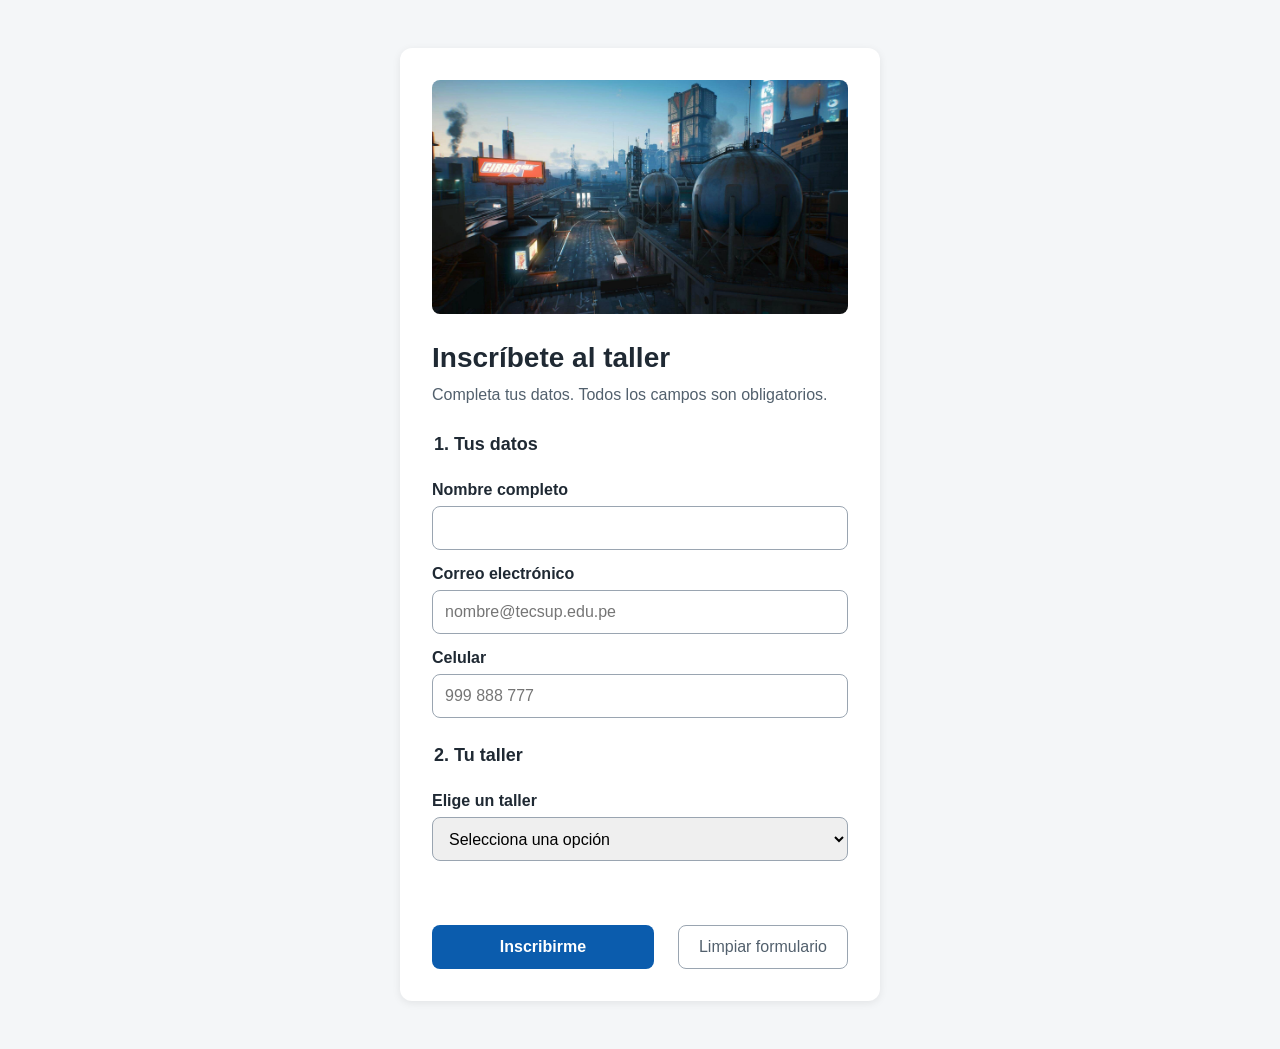
<file: index.html>
<!DOCTYPE html>
<html lang="es">
<head>
  <meta charset="UTF-8">
  <meta name="viewport" content="width=device-width, initial-scale=1.0">
  <title>Inscripción al taller</title>
  <link rel="stylesheet" href="./estilos.css">
</head>
<body>
  <main class="tarjeta">
    <img src="./img/banner.png" alt="Estudiantes programando en el laboratorio">
    <h1>Inscríbete al taller</h1>
    <p class="ayuda">Completa tus datos. Todos los campos son obligatorios.</p>
 
    <form id="formulario" novalidate>
      <fieldset>
        <legend>1. Tus datos</legend>
        <label for="nombre">Nombre completo</label>
        <input id="nombre" type="text" autocomplete="name" required>
 
        <label for="correo">Correo electrónico</label>
        <input id="correo" type="email" autocomplete="email"
               placeholder="nombre@tecsup.edu.pe" required>
 
        <label for="telefono">Celular</label>
        <input id="telefono" type="tel" placeholder="999 888 777" required>
      </fieldset>
 
      <fieldset>
        <legend>2. Tu taller</legend>
        <label for="taller">Elige un taller</label>
        <select id="taller" required>
          <option value="">Selecciona una opción</option>
          <optgroup label="Control de versiones">
            <option>Git</option> <option>GitHub</option> <option>Markdown</option>
          </optgroup>
          <optgroup label="Desarrollo web">
            <option>HTML</option> <option>CSS</option> <option>JavaScript</option>
            <option>React</option> <option>Node.js</option> <option>APIs</option>
          </optgroup>
          <optgroup label="Diseño y calidad">
            <option>Figma</option> <option>Accesibilidad</option> <option>Testing</option>
          </optgroup>
        </select>
      </fieldset>
 
      <p id="mensaje" class="mensaje" role="status"></p>
 
      <div class="acciones">
        <button type="submit" class="boton-principal">Inscribirme</button>
        <button type="reset" class="boton-secundario">Limpiar formulario</button>
      </div>
    </form>
  </main>
  <script src="./app.js"></script>
</body>
</html>
</file>
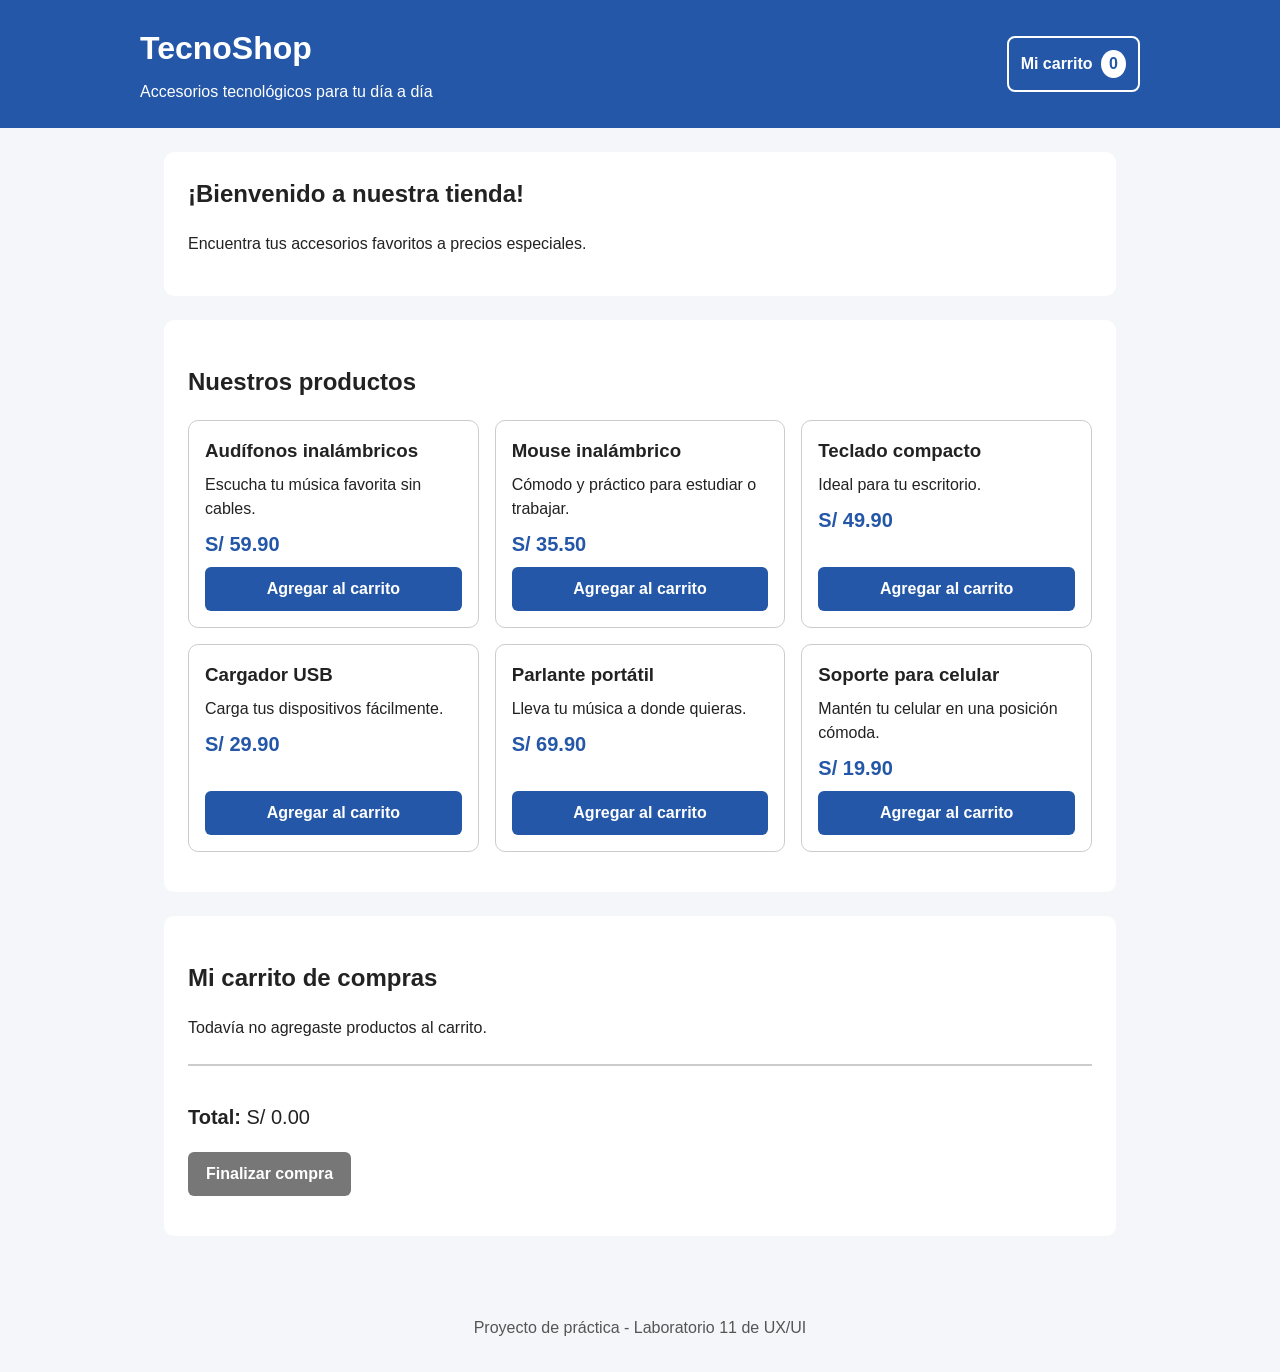
<file: tarea/index.html>
<!DOCTYPE html>
<html lang="es">
<head>
    <meta charset="UTF-8">
    <meta name="viewport" content="width=device-width, initial-scale=1.0">

    <title>TecnoShop - Tienda virtual</title>

    <link rel="stylesheet" href="styles.css">
</head>

    <header class="encabezado">
        <div class="encabezado-contenido">
            <div>
                <h1>TecnoShop</h1>
                <p>Accesorios tecnológicos para tu día a día</p>
            </div>

            <a class="enlace-carrito" href="#carrito">
                Mi carrito
                <span id="cantidad-carrito">0</span>
            </a>
        </div>
    </header>

    <main class="contenedor">

        <section class="bienvenida">
            <h2>¡Bienvenido a nuestra tienda!</h2>
            <p>Encuentra tus accesorios favoritos a precios especiales.</p>
        </section>

        <section class="seccion-productos">
            <h2>Nuestros productos</h2>

            <div id="lista-productos" class="productos">
            </div>

            <p id="mensaje" role="status" aria-live="polite"></p>
        </section>

        <section id="carrito" class="seccion-carrito">
            <h2>Mi carrito de compras</h2>

            <p id="carrito-vacio">
                Todavía no agregaste productos al carrito.
            </p>

            <ul id="lista-carrito"></ul>

            <div class="resumen">
                <p>
                    <strong>Total:</strong>
                    <span id="total">S/ 0.00</span>
                </p>

                <button id="btn-comprar" type="button">
                    Finalizar compra
                </button>
            </div>

            <p id="mensaje-carrito" role="status" aria-live="polite"></p>
        </section>

    </main>

    <footer>
        <p>Proyecto de práctica - Laboratorio 11 de UX/UI</p>
    </footer>

    <script src="app.js"></script>

</body>
</html>
</file>
<file: estilos.css>
:root {
    --color-primario: #0b5cad;
    --color-texto: #1f2933;
    --color-suave: #52606d;
    --color-borde: #9aa5b1;
    --color-fondo: #f4f6f8;
    --color-error: #b42318;
    --color-exito: #067647;
    --espacio: 16px;
  }
   
  * { box-sizing: border-box; }
   
  body {
    margin: 0;
    padding: var(--espacio);
    font-family: Arial, Helvetica, sans-serif;
    font-size: 16px;
    line-height: 1.5;
    color: var(--color-texto);
    background: var(--color-fondo);
  }
   
  .tarjeta {
    max-width: 480px;
    margin: 32px auto;
    padding: 32px;
    background: #ffffff;
    border-radius: 12px;
    box-shadow: 0 2px 8px rgba(0, 0, 0, 0.08);
  }
   
  .tarjeta img { width: 100%; border-radius: 8px; }
   
  h1 { font-size: 28px; margin: 16px 0 4px; }
  .ayuda { color: var(--color-suave); margin: 0 0 24px; }
   
  fieldset { border: none; padding: 0; margin: 0 0 24px; }
  legend { font-size: 18px; font-weight: bold; margin-bottom: 8px; }
  label { display: block; font-weight: bold; margin: 12px 0 4px; }
   
  input, select {
    width: 100%;
    min-height: 44px;
    padding: 8px 12px;
    font-size: 16px;
    border: 1px solid var(--color-borde);
    border-radius: 8px;
  }
   
  .validado input:invalid,
  .validado select:invalid { border: 2px solid var(--color-error); }
   
  .acciones { display: flex; gap: 24px; flex-wrap: wrap; }
   
  button {
    min-height: 44px;
    padding: 10px 20px;
    font-size: 16px;
    border-radius: 8px;
    cursor: pointer;
  }
   
  .boton-principal {
    flex: 1;
    background: var(--color-primario);
    color: #ffffff;
    border: none;
    font-weight: bold;
  }
   
  .boton-principal:disabled { opacity: 0.6; cursor: wait; }
   
  .boton-secundario {
    background: transparent;
    color: var(--color-suave);
    border: 1px solid var(--color-borde);
  }
   
  :focus-visible { outline: 3px solid #f59e0b; outline-offset: 2px; }
   
  .mensaje { min-height: 24px; font-weight: bold; }
  .mensaje.error { color: var(--color-error); }
  .mensaje.exito { color: var(--color-exito); }
  .mensaje.info { color: var(--color-primario); }
</file>
<file: tarea/styles.css>
:root {
    --color-fondo: #f4f6f9;
    --color-principal: #2457a7;
    --color-principal-hover: #173f80;
    --color-texto: #222222;
    --color-blanco: #ffffff;
    --color-borde: #cccccc;
    --color-exito: #176b37;
    --color-error: #b42318;

    --espacio-pequeno: 8px;
    --espacio-medio: 16px;
    --espacio-grande: 24px;

    --radio: 10px;
}

* {
    box-sizing: border-box;
}

html {
    scroll-behavior: smooth;
}

body {
    margin: 0;
    font-family: Arial, sans-serif;
    background-color: var(--color-fondo);
    color: var(--color-texto);
    line-height: 1.5;
}


.encabezado {
    background-color: var(--color-principal);
    color: var(--color-blanco);
    padding: var(--espacio-grande);
}

.encabezado-contenido {
    max-width: 1000px;
    margin: 0 auto;
    display: flex;
    align-items: center;
    justify-content: space-between;
    gap: var(--espacio-medio);
}

.encabezado h1 {
    margin: 0;
}

.encabezado p {
    margin: var(--espacio-pequeno) 0 0;
}

.enlace-carrito {
    color: var(--color-blanco);
    font-weight: bold;
    text-decoration: none;
    padding: 12px;
    border: 2px solid var(--color-blanco);
    border-radius: 8px;
    white-space: nowrap;
}

#cantidad-carrito {
    display: inline-block;
    background-color: var(--color-blanco);
    color: var(--color-principal);
    border-radius: 50%;
    padding: 2px 8px;
    margin-left: 4px;
}


.contenedor {
    max-width: 1000px;
    margin: 0 auto;
    padding: var(--espacio-grande);
}

.bienvenida {
    background-color: var(--color-blanco);
    border-radius: var(--radio);
    padding: var(--espacio-grande);
    margin-bottom: var(--espacio-grande);
}

.bienvenida h2 {
    margin-top: 0;
}


.seccion-productos,
.seccion-carrito {
    background-color: var(--color-blanco);
    border-radius: var(--radio);
    padding: var(--espacio-grande);
    margin-bottom: var(--espacio-grande);
}

.productos {
    display: grid;
    grid-template-columns: repeat(3, minmax(0, 1fr));
    gap: var(--espacio-medio);
}

.producto {
    border: 1px solid var(--color-borde);
    border-radius: var(--radio);
    padding: var(--espacio-medio);
    display: flex;
    flex-direction: column;
    gap: var(--espacio-pequeno);
}

.producto h3 {
    margin: 0;
}

.producto p {
    margin: 0;
}

.producto .precio {
    font-size: 20px;
    font-weight: bold;
    color: var(--color-principal);
}

.producto button {
    margin-top: auto;
}


button {
    min-height: 44px;
    padding: 12px 18px;
    border: none;
    border-radius: 6px;
    background-color: var(--color-principal);
    color: var(--color-blanco);
    font-size: 16px;
    font-weight: bold;
    cursor: pointer;
}

button:hover {
    background-color: var(--color-principal-hover);
}

button:disabled {
    background-color: #777777;
    cursor: not-allowed;
}


button:focus-visible,
a:focus-visible {
    outline: 3px solid #f0a202;
    outline-offset: 3px;
}


#mensaje,
#mensaje-carrito {
    font-weight: bold;
}

.mensaje-exito {
    color: var(--color-exito);
}

.mensaje-error {
    color: var(--color-error);
}


#lista-carrito {
    list-style: none;
    padding: 0;
    margin: 0;
}

.item-carrito {
    display: flex;
    justify-content: space-between;
    align-items: center;
    gap: var(--espacio-medio);
    padding: var(--espacio-medio) 0;
    border-bottom: 1px solid var(--color-borde);
}

.item-carrito p {
    margin: 0;
}

.resumen {
    margin-top: var(--espacio-grande);
    border-top: 2px solid var(--color-borde);
    padding-top: var(--espacio-medio);
}

.resumen p {
    font-size: 20px;
}


.btn-eliminar {
    background-color: var(--color-error);
}

.btn-eliminar:hover {
    background-color: #861b13;
}


footer {
    text-align: center;
    padding: var(--espacio-medio);
    color: #555555;
}



@media (max-width: 700px) {
    .productos {
        grid-template-columns: repeat(2, minmax(0, 1fr));
    }

    .encabezado-contenido {
        flex-direction: column;
        align-items: flex-start;
    }
}

@media (max-width: 480px) {
    .productos {
        grid-template-columns: 1fr;
    }

    .contenedor {
        padding: var(--espacio-medio);
    }

    .seccion-productos,
    .seccion-carrito,
    .bienvenida {
        padding: var(--espacio-medio);
    }

    .item-carrito {
        align-items: flex-start;
        flex-direction: column;
    }
}
</file>
